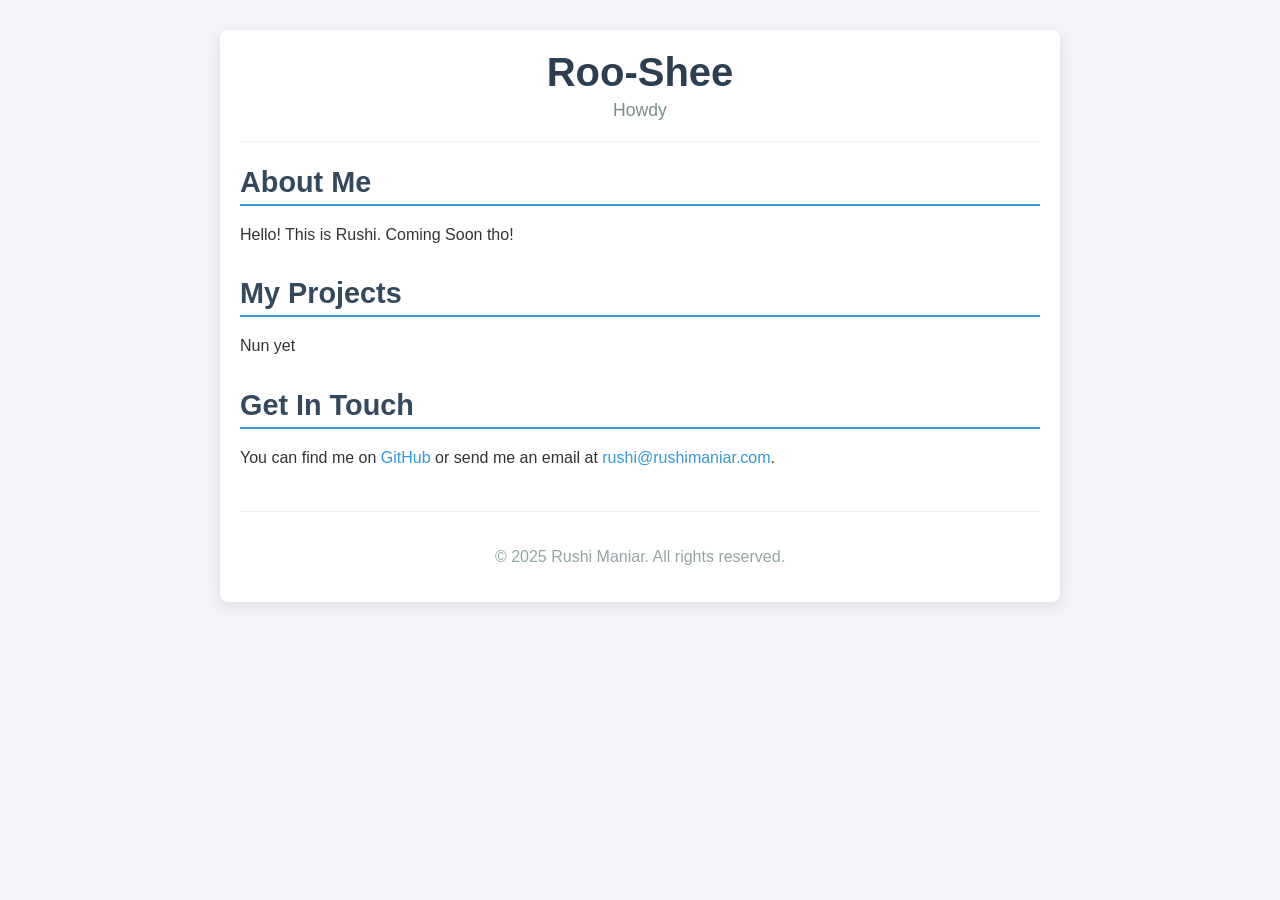
<file: index.html>
<!DOCTYPE html>
<html lang="en">
<head>
    <meta charset="UTF-8">
    <meta name="viewport" content="width=device-width, initial-scale=1.0">
    <title>Roo-Shee</title>
    <style>
        /* Basic Setup */
        body {
            font-family: -apple-system, BlinkMacSystemFont, "Segoe UI", Roboto, Helvetica, Arial, sans-serif;
            margin: 0;
            background-color: #f4f4f9;
            color: #333;
        }

        /* Centered Content Container */
        .container {
            max-width: 800px;
            margin: 30px auto;
            padding: 20px;
            background-color: #ffffff;
            border-radius: 8px;
            box-shadow: 0 4px 15px rgba(0, 0, 0, 0.1);
        }

        /* Header Styling */
        header {
            text-align: center;
            border-bottom: 1px solid #eeeeee;
            padding-bottom: 20px;
            margin-bottom: 20px;
        }
        header h1 {
            margin: 0;
            font-size: 2.5em;
            color: #2c3e50;
        }
        header p {
            margin: 5px 0 0;
            color: #7f8c8d;
            font-size: 1.1em;
        }

        /* Main Content Sections */
        main section {
            margin-bottom: 30px;
        }
        main h2 {
            font-size: 1.8em;
            color: #34495e;
            border-bottom: 2px solid #3498db;
            padding-bottom: 5px;
            margin-bottom: 15px;
        }
        main p {
            line-height: 1.6;
        }
        main a {
            color: #3498db;
            text-decoration: none;
        }
        main a:hover {
            text-decoration: underline;
        }

        /* Footer Styling */
        footer {
            text-align: center;
            margin-top: 40px;
            padding-top: 20px;
            border-top: 1px solid #eeeeee;
            color: #95a5a6;
        }
    </style>
</head>
<body>

    <div class="container">
        <header>
            <h1>Roo-Shee</h1>
            <p>Howdy</p>
        </header>

        <main>
            <section id="about">
                <h2>About Me</h2>
                <p>
                    Hello! This is Rushi. Coming Soon tho!
            </section>

            <section id="projects">
                <h2>My Projects</h2>
                <p>
                    Nun yet
                </p>
            </section>

            <section id="contact">
                <h2>Get In Touch</h2>
                <p>
                    You can find me on <a href="https://github.com/rushimaniar">GitHub</a> or send me an email at <a href="mailto:rushi@rushimaniar.com">rushi@rushimaniar.com</a>.
                </p>
            </section>
        </main>

        <footer>
            <p>&copy; 2025 Rushi Maniar. All rights reserved.</p>
        </footer>
    </div>

</body>
</html>
</file>
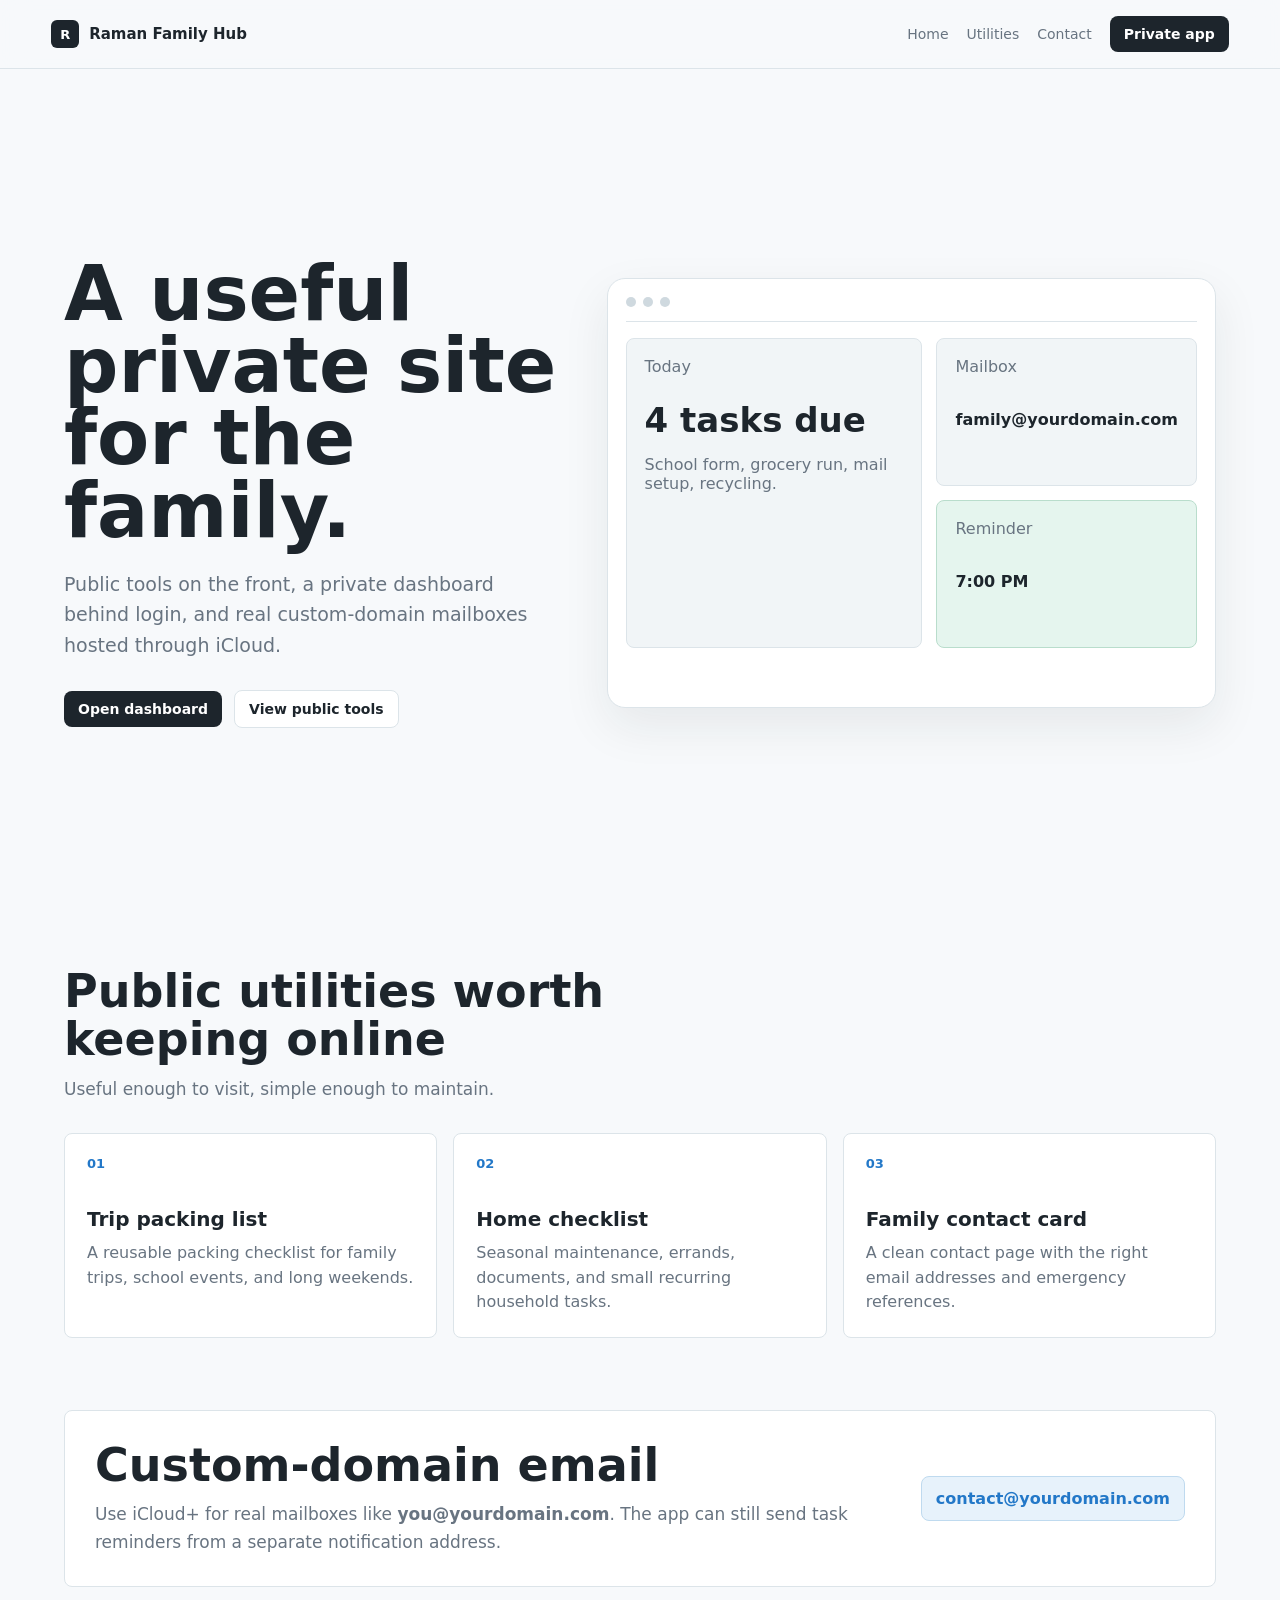
<file: app/index.html>
<!doctype html>
<html lang="en">
  <head>
    <meta charset="utf-8" />
    <meta name="viewport" content="width=device-width, initial-scale=1" />
    <meta
      name="description"
      content="A private family productivity hub with custom-domain mailboxes, tasks, lists, and reminders."
    />
    <title>Raman Family Hub</title>
    <link rel="stylesheet" href="./src/styles.css?v=4" />
  </head>
  <body>
    <header class="site-header">
      <a class="brand" href="#home" aria-label="Raman Family Hub home">
        <span class="brand-mark" aria-hidden="true">R</span>
        <span>Raman Family Hub</span>
      </a>
      <nav class="top-nav" aria-label="Primary navigation">
        <a href="#home">Home</a>
        <a href="#utilities">Utilities</a>
        <a href="#contact">Contact</a>
        <button class="nav-button" id="openAppButton" type="button">Private app</button>
      </nav>
    </header>

    <main>
      <section class="hero-section" id="home">
        <div class="hero-copy">
          <h1>A useful private site for the family.</h1>
          <p>
            Public tools on the front, a private dashboard behind login, and real
            custom-domain mailboxes hosted through iCloud.
          </p>
          <div class="hero-actions">
            <button class="primary-button" id="heroOpenAppButton" type="button">Open dashboard</button>
            <a class="secondary-link" href="#utilities">View public tools</a>
          </div>
        </div>
        <div class="hero-panel" aria-label="Family dashboard preview">
          <div class="preview-toolbar">
            <span></span>
            <span></span>
            <span></span>
          </div>
          <div class="preview-grid">
            <div class="preview-large">
              <div class="preview-label">Today</div>
              <strong>4 tasks due</strong>
              <p>School form, grocery run, mail setup, recycling.</p>
            </div>
            <div class="preview-card">
              <div class="preview-label">Mailbox</div>
              <strong>family@yourdomain.com</strong>
            </div>
            <div class="preview-card accent">
              <div class="preview-label">Reminder</div>
              <strong>7:00 PM</strong>
            </div>
          </div>
        </div>
      </section>

      <section class="utility-section" id="utilities">
        <div class="section-heading">
          <h2>Public utilities worth keeping online</h2>
          <p>Useful enough to visit, simple enough to maintain.</p>
        </div>
        <div class="utility-grid">
          <article class="utility-card">
            <div class="utility-icon" aria-hidden="true">01</div>
            <h3>Trip packing list</h3>
            <p>A reusable packing checklist for family trips, school events, and long weekends.</p>
          </article>
          <article class="utility-card">
            <div class="utility-icon" aria-hidden="true">02</div>
            <h3>Home checklist</h3>
            <p>Seasonal maintenance, errands, documents, and small recurring household tasks.</p>
          </article>
          <article class="utility-card">
            <div class="utility-icon" aria-hidden="true">03</div>
            <h3>Family contact card</h3>
            <p>A clean contact page with the right email addresses and emergency references.</p>
          </article>
        </div>
      </section>

      <section class="contact-section" id="contact">
        <div>
          <h2>Custom-domain email</h2>
          <p>
            Use iCloud+ for real mailboxes like <strong>you@yourdomain.com</strong>.
            The app can still send task reminders from a separate notification address.
          </p>
        </div>
        <a class="contact-link" href="mailto:contact@yourdomain.com">contact@yourdomain.com</a>
      </section>

      <section class="app-shell is-hidden" id="app" aria-label="Private productivity app">
        <aside class="sidebar">
          <div class="sidebar-top">
            <div class="brand compact">
              <span class="brand-mark" aria-hidden="true">R</span>
              <span>Family Hub</span>
            </div>
            <button class="icon-button" id="closeAppButton" type="button" aria-label="Close app">x</button>
          </div>
          <nav class="side-nav" aria-label="App navigation">
            <button class="side-link is-active" type="button" data-section="today">Today</button>
            <button class="side-link" type="button" data-section="tasks">Tasks</button>
            <button class="side-link" type="button" data-section="lists">Lists</button>
            <button class="side-link" type="button" data-section="messages">Messages</button>
            <button class="side-link" type="button" data-section="settings">Settings</button>
          </nav>
          <div class="login-card" id="loginCard">
            <div class="eyebrow">Signed in as</div>
            <strong id="currentUserName">Guest</strong>
            <span id="currentUserEmail">Not signed in</span>
            <button class="secondary-button" id="switchUserButton" type="button">Switch login</button>
          </div>
        </aside>

        <section class="dashboard">
          <header class="dashboard-header">
            <div>
              <h2 id="dashboardTitle">Today</h2>
              <p id="dashboardSubtitle">Private tasks and messages stay scoped to the signed-in person.</p>
            </div>
            <form class="quick-add" id="taskForm">
              <label class="visually-hidden" for="taskInput">Add task</label>
              <input id="taskInput" name="task" type="text" placeholder="Add a task..." autocomplete="off" />
              <select id="assigneeInput" name="assignee" aria-label="Assignee"></select>
              <button class="primary-button small" type="submit">Add</button>
            </form>
          </header>

          <div class="content-grid">
            <section class="panel agenda-panel">
              <div class="panel-heading">
                <h3>Today agenda</h3>
                <span id="todayDate"></span>
              </div>
              <div class="agenda-list" id="agendaList"></div>
            </section>

            <section class="panel tasks-panel">
              <div class="panel-heading">
                <h3>My Tasks</h3>
                <div class="segmented" role="tablist" aria-label="Task filter">
                  <button class="segment is-active" type="button" data-filter="mine">Mine</button>
                  <button class="segment" type="button" data-filter="family">Family</button>
                  <button class="segment" type="button" data-filter="later">Later</button>
                </div>
              </div>
              <div class="task-list" id="taskList"></div>
            </section>

            <aside class="right-rail">
              <section class="panel mail-panel">
                <div class="panel-heading">
                  <h3>Mailboxes</h3>
                  <span class="status-dot"></span>
                </div>
                <div class="mailbox-list" id="mailboxList"></div>
              </section>

              <section class="panel">
                <div class="panel-heading">
                  <h3>Messages</h3>
                  <button class="text-button" id="newMessageButton" type="button">New</button>
                </div>
                <div class="message-list" id="messageList"></div>
              </section>

              <section class="panel">
                <div class="panel-heading">
                  <h3>Family logins</h3>
                </div>
                <div class="member-list" id="memberList"></div>
              </section>
            </aside>
          </div>
        </section>
      </section>
    </main>

    <dialog class="login-dialog" id="loginDialog">
      <form method="dialog">
        <div class="dialog-heading">
          <h2>Choose a demo login</h2>
          <p>Production login should be handled by Cloudflare Access using family email addresses.</p>
        </div>
        <div class="login-options" id="loginOptions"></div>
        <button class="secondary-button full-width" value="cancel" type="submit">Cancel</button>
      </form>
    </dialog>

    <script src="./src/app.js?v=4" type="module"></script>
  </body>
</html>
</file>
<file: app/src/styles.css>
:root {
  color-scheme: light;
  --bg: #f7f9fb;
  --surface: #ffffff;
  --surface-2: #f1f5f7;
  --text: #1d252c;
  --muted: #687481;
  --line: #dce4e9;
  --blue: #2378c8;
  --blue-soft: #e7f2fb;
  --green: #22845e;
  --green-soft: #e5f5ee;
  --coral: #d86346;
  --coral-soft: #fbeae5;
  --shadow: 0 18px 48px rgba(29, 37, 44, 0.08);
  --radius: 8px;
  font-family: Inter, ui-sans-serif, system-ui, -apple-system, BlinkMacSystemFont, "Segoe UI", sans-serif;
}

* {
  box-sizing: border-box;
}

html {
  scroll-behavior: smooth;
}

body {
  margin: 0;
  background: var(--bg);
  color: var(--text);
}

button,
input,
select {
  font: inherit;
}

a {
  color: inherit;
  text-decoration: none;
}

.site-header {
  align-items: center;
  background: rgba(247, 249, 251, 0.9);
  border-bottom: 1px solid var(--line);
  display: flex;
  gap: 24px;
  justify-content: space-between;
  padding: 16px clamp(20px, 4vw, 56px);
  position: sticky;
  top: 0;
  z-index: 20;
  backdrop-filter: blur(14px);
}

.brand {
  align-items: center;
  display: inline-flex;
  font-size: 15px;
  font-weight: 720;
  gap: 10px;
  letter-spacing: 0;
}

.brand.compact {
  font-size: 14px;
}

.brand-mark {
  align-items: center;
  background: var(--text);
  border-radius: 6px;
  color: #fff;
  display: inline-flex;
  font-size: 13px;
  height: 28px;
  justify-content: center;
  width: 28px;
}

.top-nav {
  align-items: center;
  display: flex;
  gap: 18px;
  color: var(--muted);
  font-size: 14px;
}

.nav-button,
.primary-button,
.secondary-button,
.icon-button,
.text-button,
.segment,
.side-link {
  border: 0;
  cursor: pointer;
}

.nav-button,
.primary-button {
  background: var(--text);
  border-radius: var(--radius);
  color: white;
  font-size: 14px;
  font-weight: 680;
  padding: 10px 14px;
}

.primary-button.small {
  padding: 9px 12px;
}

.secondary-button,
.secondary-link {
  background: var(--surface);
  border: 1px solid var(--line);
  border-radius: var(--radius);
  color: var(--text);
  display: inline-flex;
  font-size: 14px;
  font-weight: 650;
  justify-content: center;
  padding: 10px 14px;
}

.secondary-button.full-width {
  width: 100%;
}

.hero-section {
  align-items: center;
  display: grid;
  gap: 44px;
  grid-template-columns: minmax(0, 0.9fr) minmax(420px, 1.1fr);
  min-height: calc(100vh - 74px);
  padding: 58px clamp(20px, 5vw, 72px) 36px;
}

.hero-copy {
  max-width: 620px;
}

.hero-copy h1 {
  font-size: clamp(42px, 6vw, 76px);
  letter-spacing: 0;
  line-height: 0.95;
  margin: 0 0 22px;
}

.hero-copy p {
  color: var(--muted);
  font-size: 19px;
  line-height: 1.6;
  margin: 0;
}

.hero-actions {
  align-items: center;
  display: flex;
  flex-wrap: wrap;
  gap: 12px;
  margin-top: 30px;
}

.hero-panel {
  background: var(--surface);
  border: 1px solid var(--line);
  border-radius: 18px;
  box-shadow: var(--shadow);
  min-height: 430px;
  padding: 18px;
}

.preview-toolbar {
  border-bottom: 1px solid var(--line);
  display: flex;
  gap: 7px;
  padding: 0 0 14px;
}

.preview-toolbar span {
  background: #cfd9df;
  border-radius: 50%;
  height: 10px;
  width: 10px;
}

.preview-grid {
  display: grid;
  gap: 14px;
  grid-template-columns: 1.2fr 0.8fr;
  padding-top: 16px;
}

.preview-large,
.preview-card {
  background: var(--surface-2);
  border: 1px solid var(--line);
  border-radius: var(--radius);
  min-height: 148px;
  padding: 18px;
}

.preview-large {
  grid-row: span 2;
}

.preview-large strong {
  display: block;
  font-size: 34px;
  line-height: 1.1;
  margin-top: 26px;
}

.preview-large p,
.preview-label {
  color: var(--muted);
}

.preview-card.accent {
  background: var(--green-soft);
  border-color: #b9ddcc;
}

.preview-card strong {
  display: block;
  margin-top: 34px;
}

.utility-section,
.contact-section {
  padding: 72px clamp(20px, 5vw, 72px);
}

.section-heading {
  max-width: 720px;
}

.section-heading h2,
.contact-section h2 {
  font-size: clamp(30px, 4vw, 46px);
  letter-spacing: 0;
  line-height: 1.05;
  margin: 0 0 12px;
}

.section-heading p,
.contact-section p {
  color: var(--muted);
  font-size: 17px;
  line-height: 1.6;
  margin: 0;
}

.utility-grid {
  display: grid;
  gap: 16px;
  grid-template-columns: repeat(3, minmax(0, 1fr));
  margin-top: 30px;
}

.utility-card,
.contact-section {
  background: var(--surface);
  border: 1px solid var(--line);
  border-radius: var(--radius);
}

.utility-card {
  padding: 22px;
}

.utility-icon {
  color: var(--blue);
  font-size: 13px;
  font-weight: 780;
  margin-bottom: 36px;
}

.utility-card h3 {
  font-size: 20px;
  margin: 0 0 10px;
}

.utility-card p {
  color: var(--muted);
  line-height: 1.55;
  margin: 0;
}

.contact-section {
  align-items: center;
  display: flex;
  justify-content: space-between;
  margin: 0 clamp(20px, 5vw, 72px) 72px;
  padding: 30px;
}

.contact-link {
  background: var(--blue-soft);
  border: 1px solid #bfdaef;
  border-radius: var(--radius);
  color: var(--blue);
  font-weight: 720;
  padding: 12px 14px;
}

.app-shell {
  background: var(--bg);
  display: grid;
  grid-template-columns: 244px minmax(0, 1fr);
  inset: 0;
  min-height: 100vh;
  position: fixed;
  z-index: 50;
}

.app-shell.is-hidden {
  display: none;
}

.sidebar {
  background: var(--surface);
  border-right: 1px solid var(--line);
  display: flex;
  flex-direction: column;
  gap: 22px;
  min-height: 100vh;
  padding: 18px;
}

.sidebar-top {
  align-items: center;
  display: flex;
  justify-content: space-between;
}

.icon-button {
  align-items: center;
  background: var(--surface-2);
  border-radius: 8px;
  color: var(--muted);
  display: inline-flex;
  height: 32px;
  justify-content: center;
  width: 32px;
}

.side-nav {
  display: grid;
  gap: 5px;
}

.side-link {
  background: transparent;
  border-radius: var(--radius);
  color: var(--muted);
  font-size: 14px;
  font-weight: 650;
  padding: 11px 12px;
  text-align: left;
}

.side-link.is-active {
  background: var(--blue-soft);
  color: var(--blue);
}

.login-card {
  background: var(--surface-2);
  border: 1px solid var(--line);
  border-radius: var(--radius);
  display: grid;
  gap: 7px;
  margin-top: auto;
  padding: 14px;
}

.eyebrow {
  color: var(--muted);
  font-size: 12px;
  font-weight: 720;
  text-transform: uppercase;
}

.login-card span {
  color: var(--muted);
  font-size: 13px;
  overflow-wrap: anywhere;
}

.dashboard {
  min-height: 100vh;
  overflow: auto;
  overflow-x: hidden;
  padding: 24px;
}

.dashboard-header {
  align-items: start;
  display: flex;
  gap: 18px;
  justify-content: space-between;
  margin-bottom: 20px;
}

.dashboard-header h2 {
  font-size: 30px;
  margin: 0 0 6px;
}

.dashboard-header p {
  color: var(--muted);
  margin: 0;
}

.quick-add {
  align-items: center;
  background: var(--surface);
  border: 1px solid var(--line);
  border-radius: var(--radius);
  display: flex;
  gap: 8px;
  padding: 8px;
}

.quick-add input,
.quick-add select {
  background: var(--surface-2);
  border: 1px solid transparent;
  border-radius: var(--radius);
  color: var(--text);
  min-height: 38px;
  padding: 0 10px;
}

.quick-add input {
  width: min(31vw, 320px);
}

.content-grid {
  display: grid;
  gap: 16px;
  grid-template-columns: minmax(230px, 0.75fr) minmax(320px, 1.25fr) minmax(250px, 0.8fr);
}

.panel {
  background: var(--surface);
  border: 1px solid var(--line);
  border-radius: var(--radius);
  padding: 16px;
}

.panel-heading {
  align-items: center;
  display: flex;
  gap: 12px;
  justify-content: space-between;
  margin-bottom: 14px;
}

.panel-heading h3 {
  font-size: 16px;
  margin: 0;
}

.panel-heading span {
  color: var(--muted);
  font-size: 13px;
}

.agenda-list,
.task-list,
.mailbox-list,
.message-list,
.member-list,
.right-rail {
  display: grid;
  gap: 10px;
}

.agenda-item,
.task-row,
.mailbox-row,
.message-row,
.member-row {
  align-items: center;
  background: var(--surface-2);
  border: 1px solid var(--line);
  border-radius: var(--radius);
  display: flex;
  gap: 10px;
  padding: 11px;
}

.agenda-time {
  color: var(--blue);
  flex: 0 0 62px;
  font-size: 13px;
  font-weight: 760;
}

.agenda-item strong,
.task-main strong,
.mailbox-row strong,
.message-row strong,
.member-row strong {
  display: block;
  font-size: 14px;
  overflow-wrap: anywhere;
}

.agenda-item span,
.task-main span,
.mailbox-row span,
.message-row span,
.member-row span {
  color: var(--muted);
  display: block;
  font-size: 12px;
  margin-top: 3px;
  overflow-wrap: anywhere;
}

.segmented {
  background: var(--surface-2);
  border: 1px solid var(--line);
  border-radius: var(--radius);
  display: flex;
  padding: 3px;
}

.segment {
  background: transparent;
  border-radius: 6px;
  color: var(--muted);
  font-size: 12px;
  font-weight: 720;
  padding: 7px 10px;
}

.segment.is-active {
  background: var(--surface);
  color: var(--text);
  box-shadow: 0 1px 2px rgba(29, 37, 44, 0.08);
}

.task-row {
  display: grid;
  grid-template-columns: 22px minmax(0, 1fr) auto;
}

.task-row input[type="checkbox"] {
  accent-color: var(--green);
  height: 18px;
  width: 18px;
}

.task-row.is-done .task-main strong {
  color: var(--muted);
  text-decoration: line-through;
}

.task-meta {
  align-items: center;
  display: inline-flex;
  gap: 6px;
}

.priority-dot {
  border-radius: 50%;
  display: inline-block;
  height: 8px;
  width: 8px;
}

.priority-dot.high {
  background: var(--coral);
}

.priority-dot.normal {
  background: var(--blue);
}

.priority-dot.low {
  background: var(--green);
}

.tag {
  background: var(--green-soft);
  border-radius: 999px;
  color: var(--green);
  font-size: 12px;
  font-weight: 720;
  padding: 5px 8px;
  white-space: nowrap;
}

.text-button {
  background: transparent;
  color: var(--blue);
  font-size: 13px;
  font-weight: 720;
}

.status-dot {
  background: var(--green);
  border-radius: 50%;
  height: 9px;
  width: 9px;
}

.mailbox-row {
  align-items: start;
}

.mailbox-row div,
.message-row div,
.member-row div,
.task-main {
  min-width: 0;
}

.mailbox-icon {
  align-items: center;
  background: var(--blue-soft);
  border-radius: 7px;
  color: var(--blue);
  display: inline-flex;
  flex: 0 0 34px;
  font-size: 13px;
  font-weight: 760;
  height: 34px;
  justify-content: center;
}

.member-avatar {
  align-items: center;
  background: var(--text);
  border-radius: 50%;
  color: #fff;
  display: inline-flex;
  flex: 0 0 34px;
  font-size: 13px;
  font-weight: 760;
  height: 34px;
  justify-content: center;
  width: 34px;
}

.login-dialog {
  border: 1px solid var(--line);
  border-radius: 12px;
  box-shadow: var(--shadow);
  padding: 0;
  width: min(420px, calc(100vw - 32px));
}

.login-dialog::backdrop {
  background: rgba(29, 37, 44, 0.32);
}

.login-dialog form {
  display: grid;
  gap: 14px;
  padding: 20px;
}

.dialog-heading h2 {
  font-size: 22px;
  margin: 0 0 6px;
}

.dialog-heading p {
  color: var(--muted);
  line-height: 1.5;
  margin: 0;
}

.login-options {
  display: grid;
  gap: 8px;
}

.login-option {
  align-items: center;
  background: var(--surface-2);
  border: 1px solid var(--line);
  border-radius: var(--radius);
  color: var(--text);
  cursor: pointer;
  display: flex;
  gap: 12px;
  padding: 12px;
  text-align: left;
}

.visually-hidden {
  clip: rect(0 0 0 0);
  clip-path: inset(50%);
  height: 1px;
  overflow: hidden;
  position: absolute;
  white-space: nowrap;
  width: 1px;
}

@media (max-width: 1100px) {
  .hero-section {
    grid-template-columns: 1fr;
    min-height: auto;
  }

  .content-grid {
    grid-template-columns: 1fr;
  }

  .right-rail {
    grid-template-columns: repeat(3, minmax(0, 1fr));
  }
}

@media (max-width: 780px) {
  .site-header,
  .top-nav,
  .dashboard-header,
  .contact-section {
    align-items: stretch;
    flex-direction: column;
  }

  .top-nav {
    gap: 10px;
  }

  .hero-section {
    padding-top: 36px;
  }

  .preview-grid,
  .utility-grid,
  .right-rail {
    grid-template-columns: 1fr;
  }

  .app-shell {
    grid-template-columns: 1fr;
    overflow: auto;
    position: absolute;
  }

  .sidebar {
    min-height: auto;
  }

  .quick-add {
    align-items: stretch;
    flex-direction: column;
  }

  .quick-add input,
  .quick-add select {
    width: 100%;
  }
}
</file>
